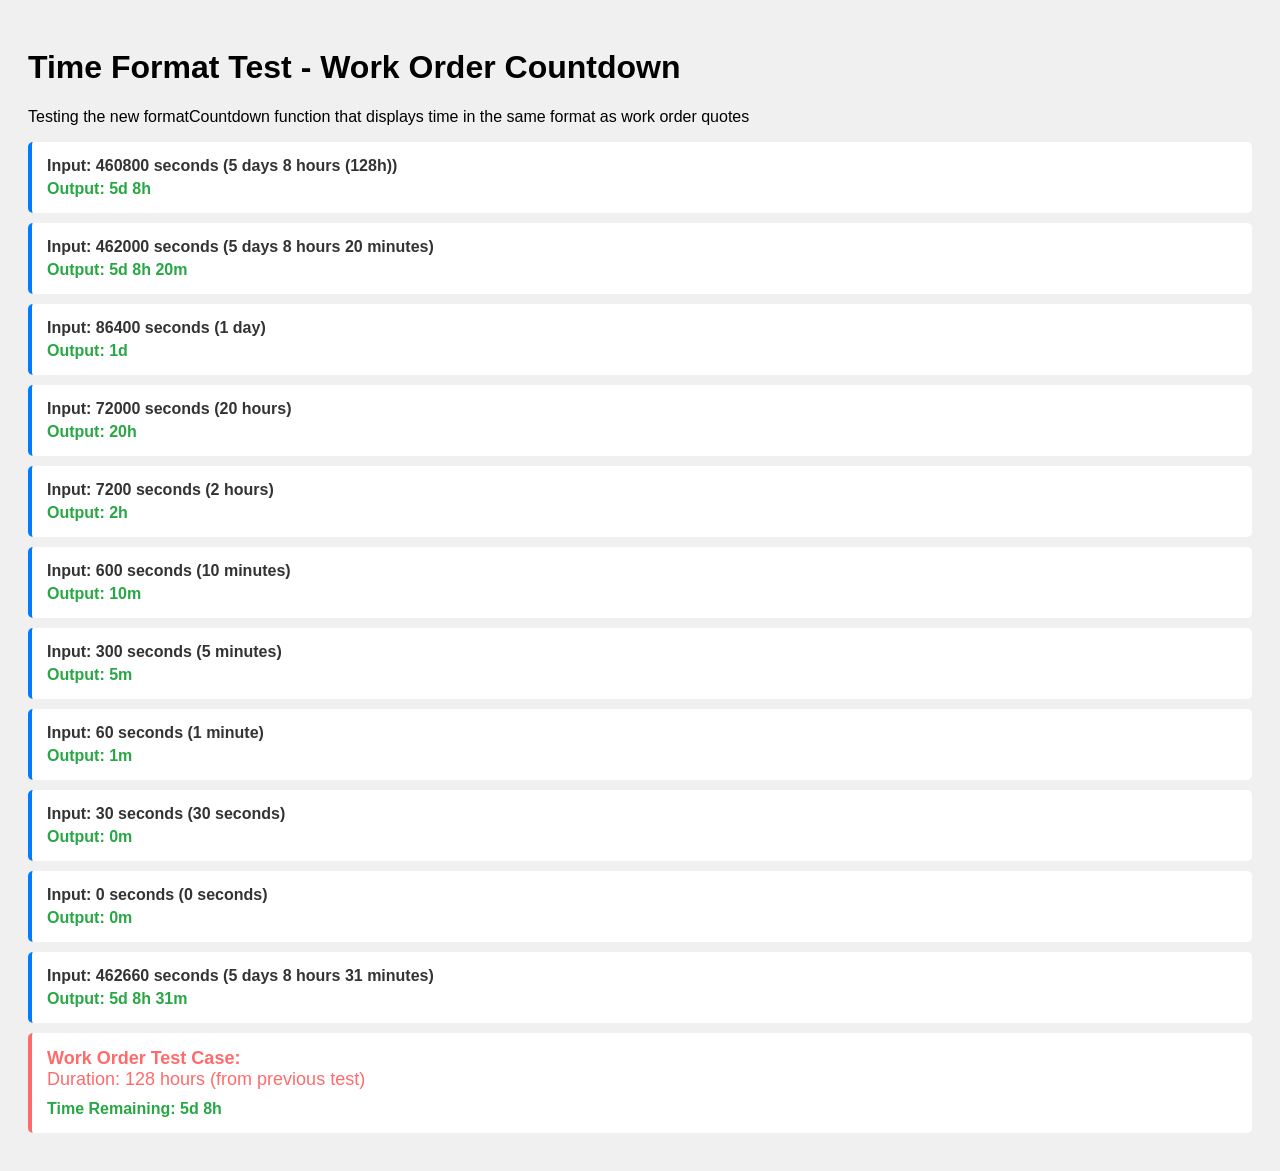
<file: test-time-format.html>
<!DOCTYPE html>
<html>
<head>
    <title>Time Format Test</title>
    <style>
        body {
            font-family: Arial, sans-serif;
            padding: 20px;
            background-color: #f0f0f0;
        }
        .test-case {
            background-color: white;
            padding: 15px;
            margin: 10px 0;
            border-radius: 5px;
            border-left: 4px solid #007bff;
        }
        .input {
            font-weight: bold;
            color: #333;
        }
        .output {
            color: #28a745;
            font-weight: bold;
            margin-top: 5px;
        }
    </style>
</head>
<body>
    <h1>Time Format Test - Work Order Countdown</h1>
    <p>Testing the new formatCountdown function that displays time in the same format as work order quotes</p>
    
    <div id="results"></div>

    <script>
        function formatCountdown(totalSeconds) {
            const days = Math.floor(totalSeconds / 86400);
            const hours = Math.floor((totalSeconds % 86400) / 3600);
            const minutes = Math.floor((totalSeconds % 3600) / 60);
            
            const parts = [];
            if (days > 0) parts.push(`${days}d`);
            if (hours > 0) parts.push(`${hours}h`);
            if (minutes > 0) parts.push(`${minutes}m`);
            
            return parts.length > 0 ? parts.join(" ") : "0m";
        }

        // Test cases
        const testCases = [
            { seconds: 460800, name: "5 days 8 hours (128h)" },
            { seconds: 462000, name: "5 days 8 hours 20 minutes" },
            { seconds: 86400, name: "1 day" },
            { seconds: 72000, name: "20 hours" },
            { seconds: 7200, name: "2 hours" },
            { seconds: 600, name: "10 minutes" },
            { seconds: 300, name: "5 minutes" },
            { seconds: 60, name: "1 minute" },
            { seconds: 30, name: "30 seconds" },
            { seconds: 0, name: "0 seconds" },
            { seconds: 462660, name: "5 days 8 hours 31 minutes" }
        ];

        const resultsDiv = document.getElementById('results');
        
        testCases.forEach(test => {
            const output = formatCountdown(test.seconds);
            const testDiv = document.createElement('div');
            testDiv.className = 'test-case';
            testDiv.innerHTML = `
                <div class="input">Input: ${test.seconds} seconds (${test.name})</div>
                <div class="output">Output: ${output}</div>
            `;
            resultsDiv.appendChild(testDiv);
        });

        // Special test for the work order scenario
        const workOrderDiv = document.createElement('div');
        workOrderDiv.className = 'test-case';
        workOrderDiv.style.borderLeftColor = '#ff6b6b';
        const workOrderSeconds = 128 * 3600; // 128 hours in seconds
        const workOrderOutput = formatCountdown(workOrderSeconds);
        workOrderDiv.innerHTML = `
            <div style="font-size: 18px; color: #ff6b6b;">
                <strong>Work Order Test Case:</strong><br/>
                Duration: 128 hours (from previous test)<br/>
                <div class="output" style="margin-top: 10px; font-size: 16px;">
                    Time Remaining: ${workOrderOutput}
                </div>
            </div>
        `;
        resultsDiv.appendChild(workOrderDiv);
    </script>
</body>
</html>
</file>
